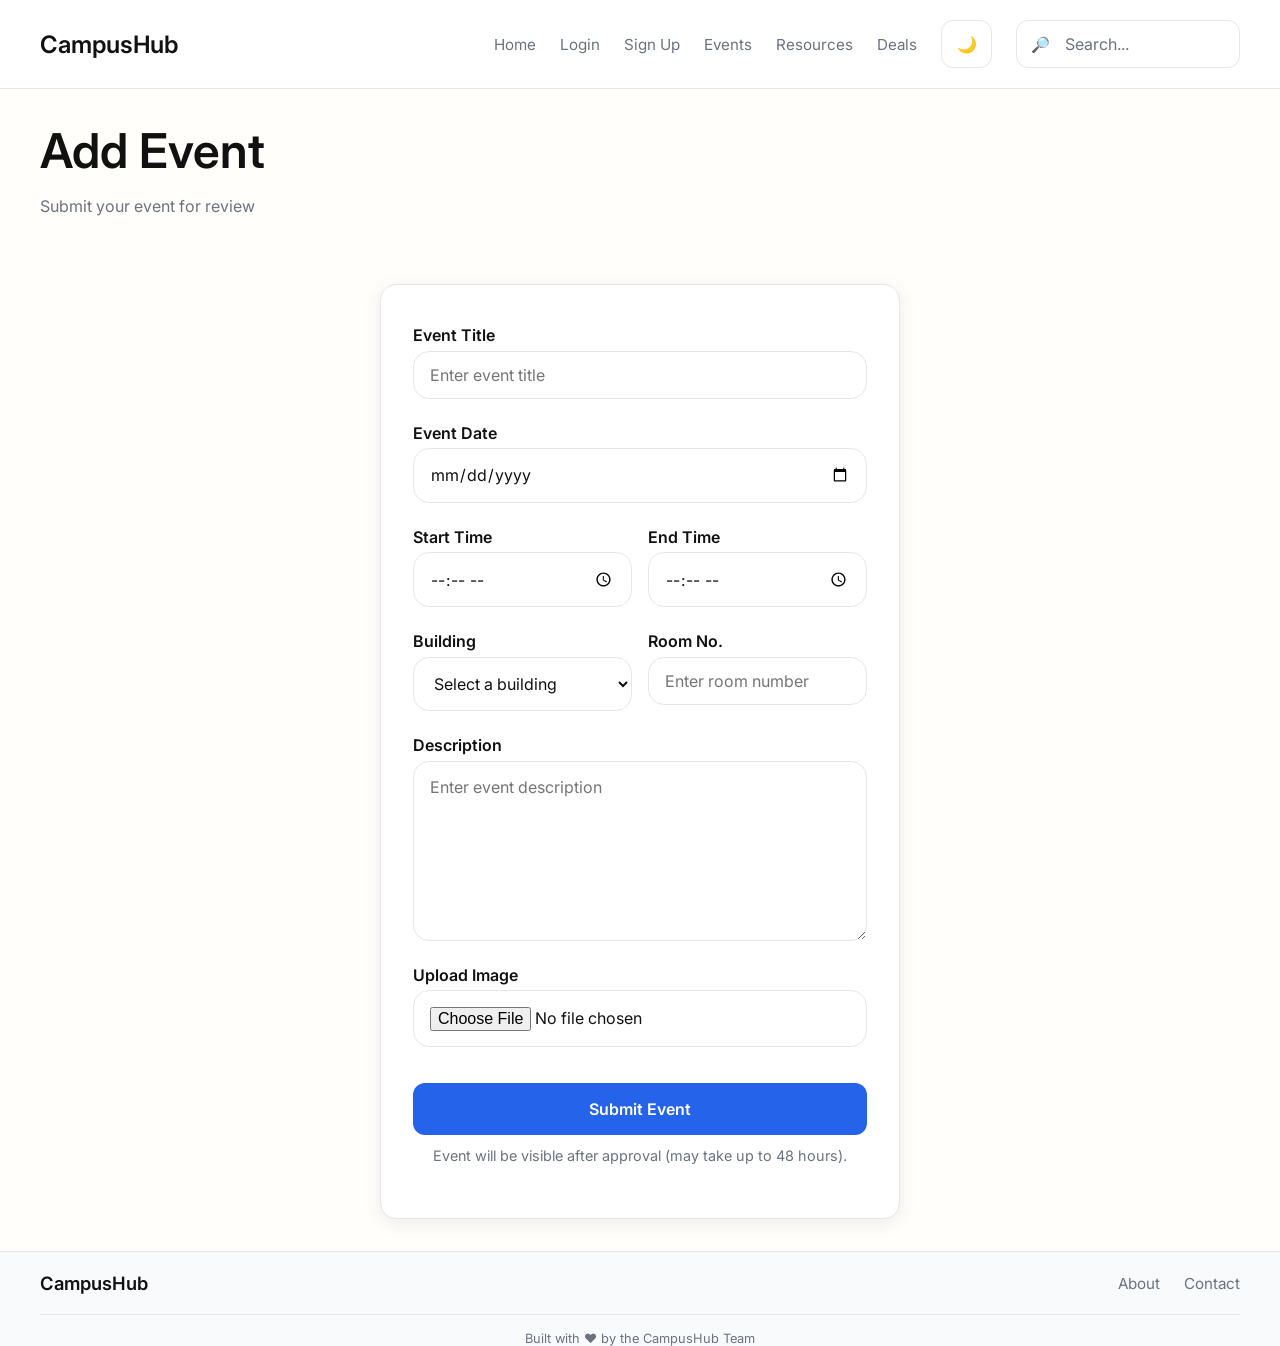
<file: frontend/add-event.html>
<!doctype html>
<html lang="en">
  <head>
    <meta charset="UTF-8" />
    <meta name="viewport" content="width=device-width, initial-scale=1.0" />
    <title>CampusHub - Add Event</title>
    <link rel="stylesheet" href="assets/css/styles.css" />
  </head>
  <body>
    <div data-app></div>
    <script type="module" src="assets/js/add-event.js"></script>
  </body>
</html>
</file>
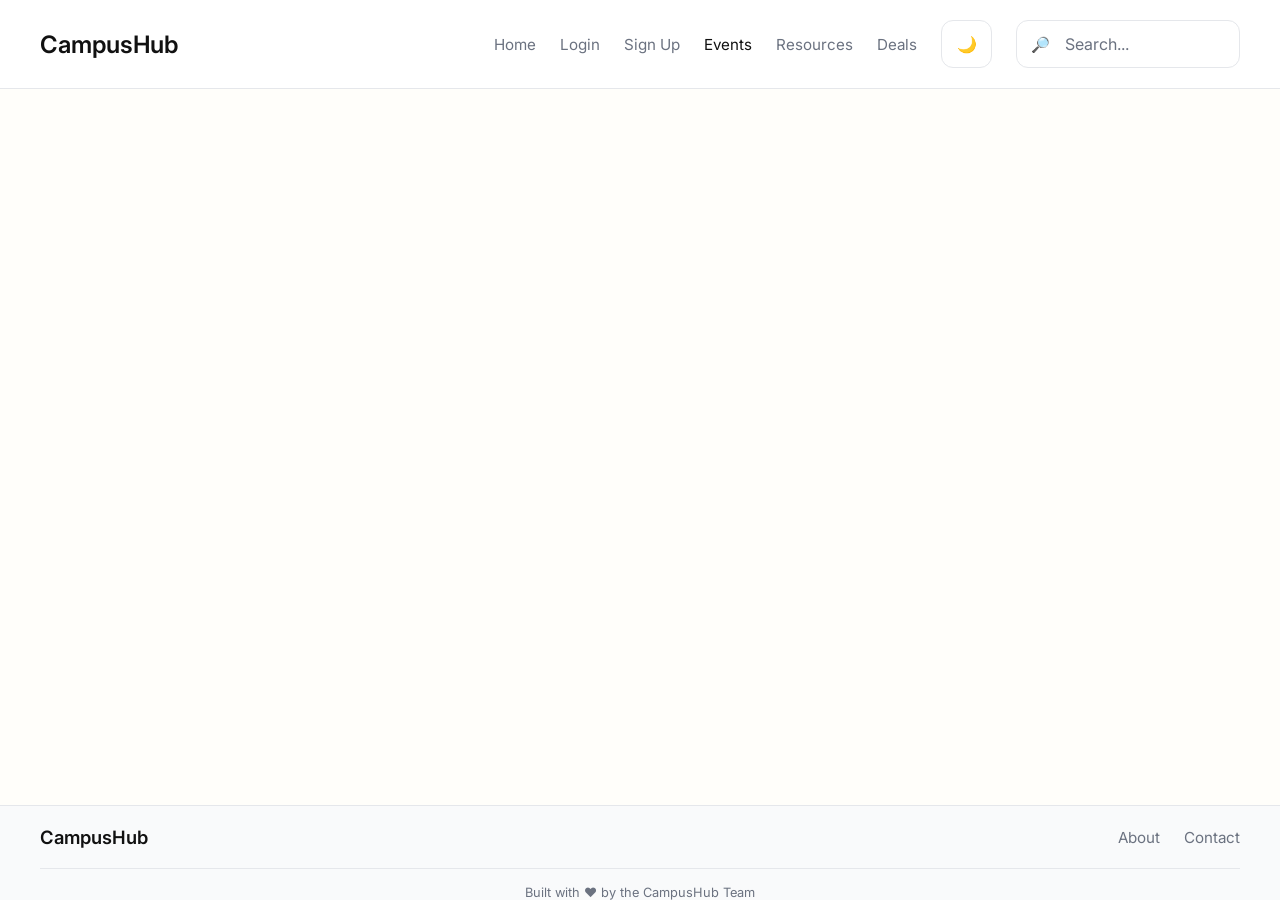
<file: frontend/event.html>
<!doctype html>
<html lang="en">
  <head>
    <meta charset="UTF-8" />
    <meta name="viewport" content="width=device-width, initial-scale=1.0" />
    <title>CampusHub - Event</title>
    <link rel="stylesheet" href="assets/css/styles.css" />
  </head>
  <body>
    <div data-app></div>
    <script type="module" src="assets/js/event-detail.js"></script>
  </body>
</html>
</file>
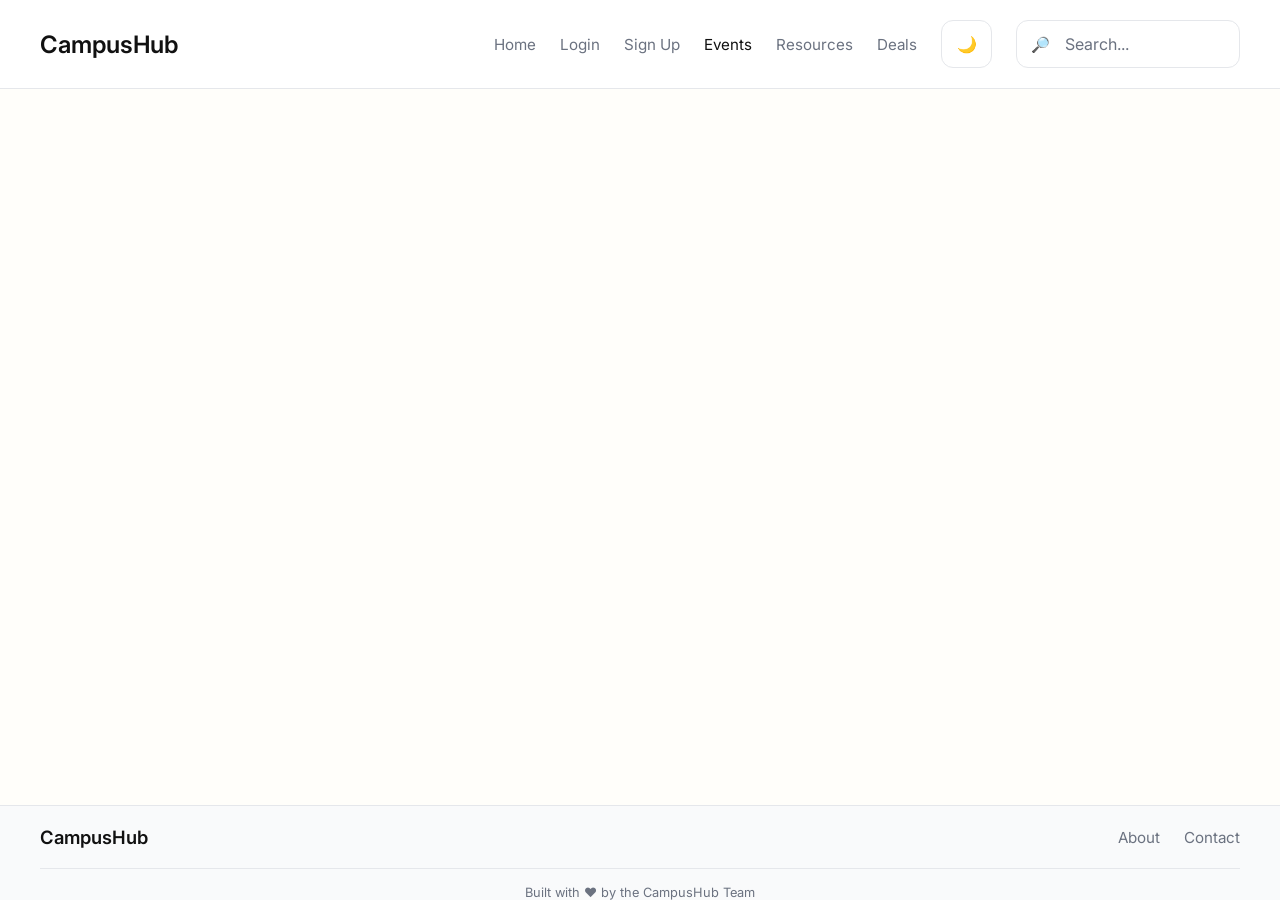
<file: frontend/events.html>
<!doctype html>
<html lang="en">
  <head>
    <meta charset="UTF-8" />
    <meta name="viewport" content="width=device-width, initial-scale=1.0" />
    <title>CampusHub - Events</title>
    <link rel="stylesheet" href="assets/css/styles.css" />
  </head>
  <body>
    <div data-app></div>
    <script type="module" src="assets/js/events.js"></script>
  </body>
</html>
</file>
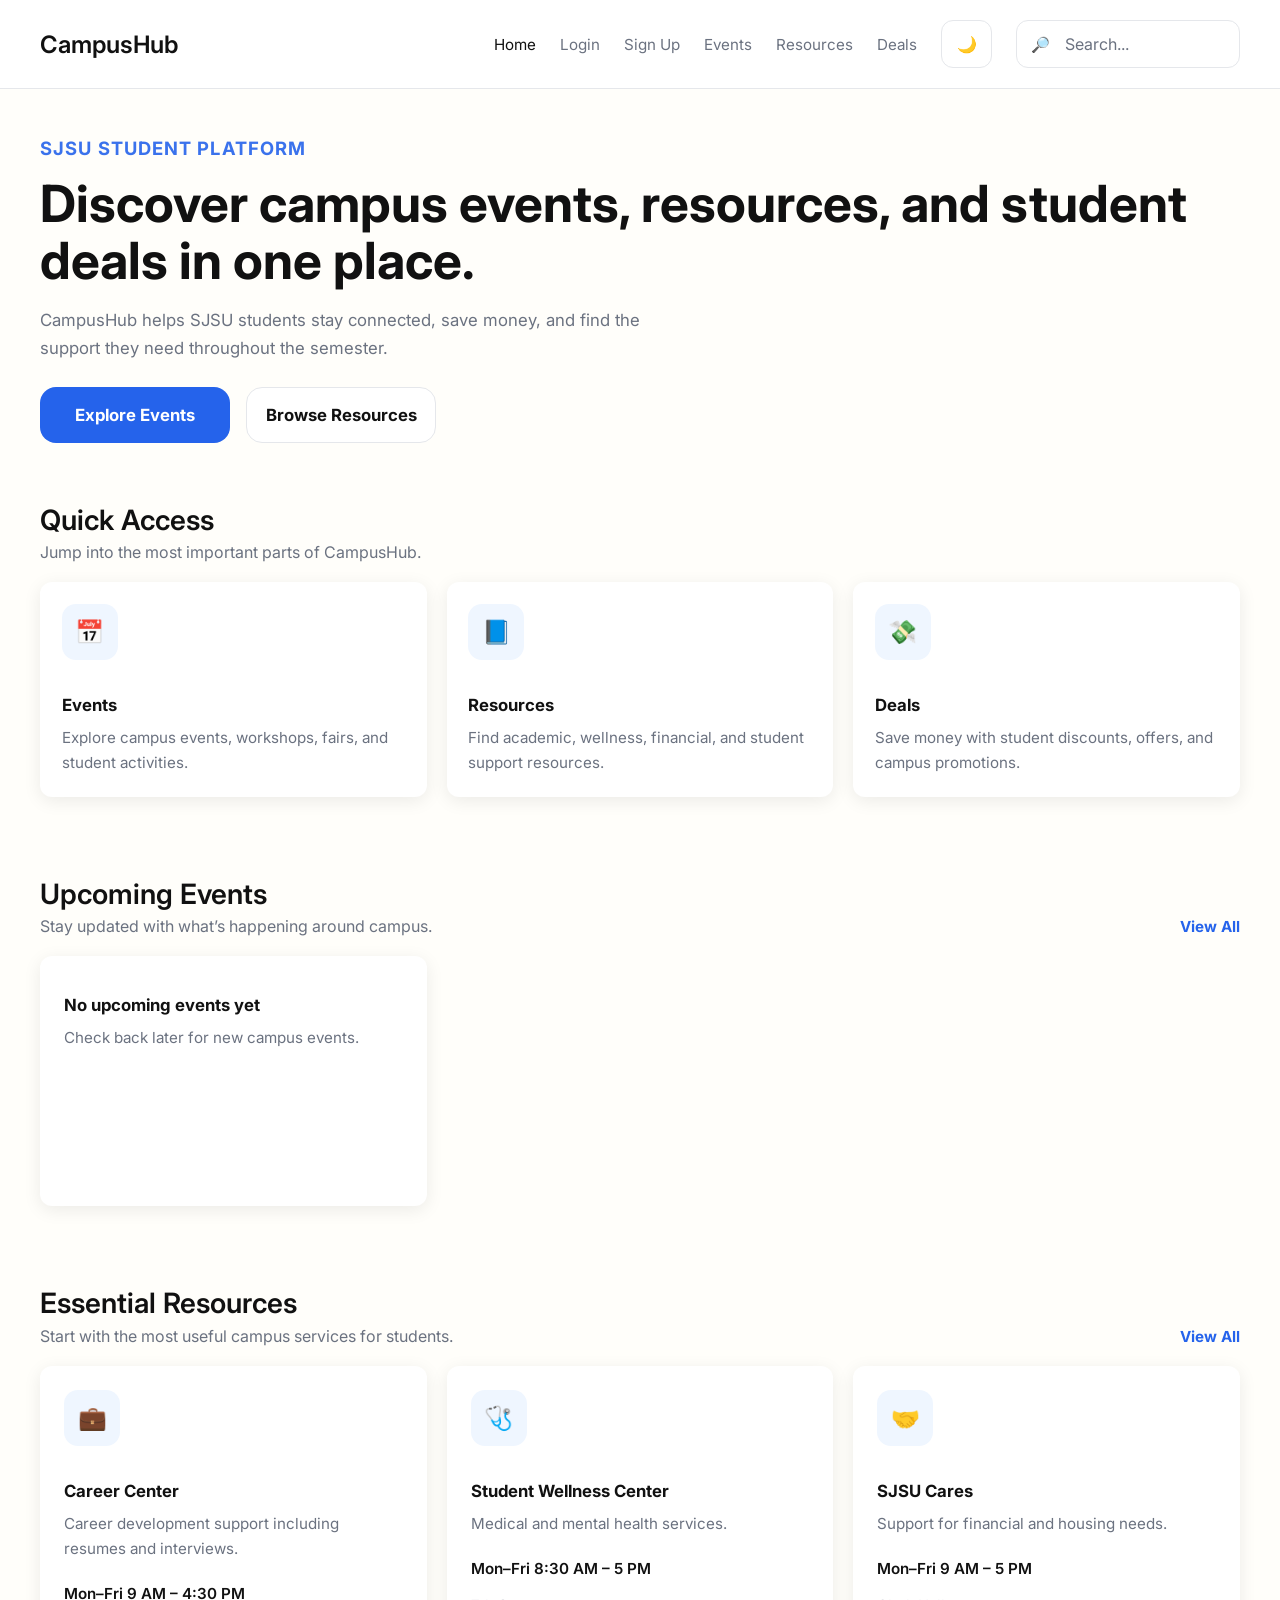
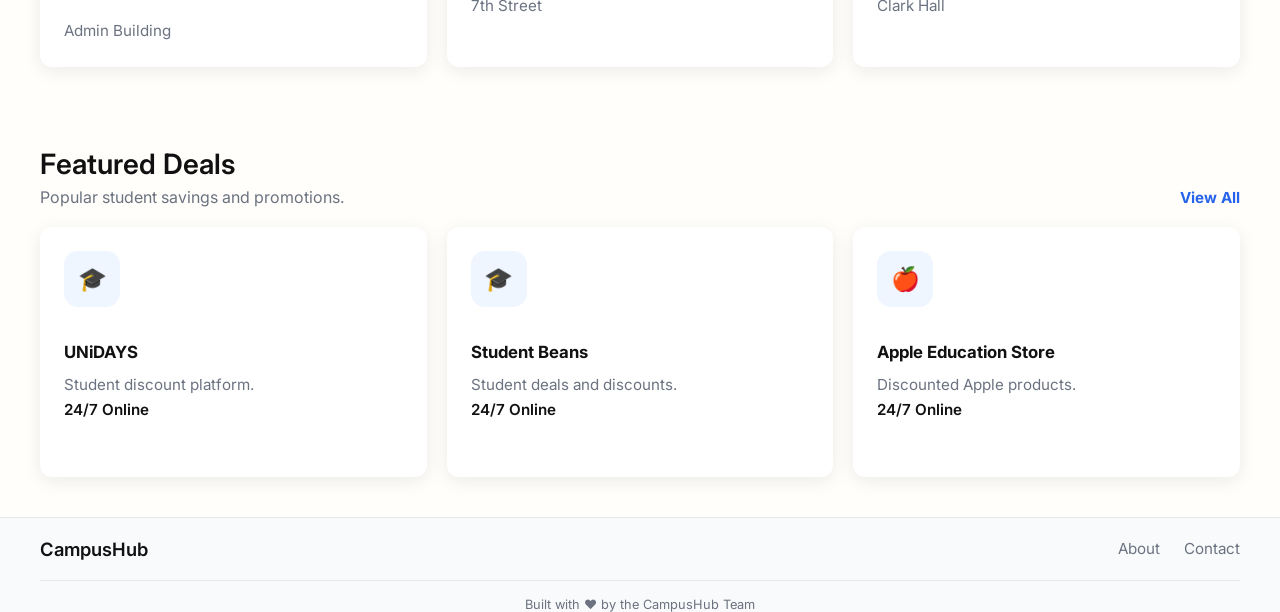
<file: frontend/home.html>
<!doctype html>
<html lang="en">
  <head>
    <meta charset="UTF-8" />
    <meta name="viewport" content="width=device-width, initial-scale=1.0" />
    <title>CampusHub - Home</title>
    <link rel="stylesheet" href="assets/css/styles.css" />
  </head>
  <body>
    <div data-app></div>
    <script type="module" src="assets/js/home.js"></script>
  </body>
</html>
</file>
<file: frontend/assets/css/styles.css>
@import url('https://fonts.googleapis.com/css2?family=Inter:wght@400;500;600;700&display=swap');

:root {
  --bg: #fffefa;
  --surface: #ffffff;
  --surface-soft: #f9fafb;
  --text: #111111;
  --muted: #6b7280;
  --border: #e5e7eb;
  --primary: #2563eb;
  --primary-soft: #eff6ff;
  --accent: #facc15;
  --accent-soft: #fef9c3;
  --success: #10b981;
  --shadow: 0 4px 18px rgba(17, 17, 17, 0.08);
  --radius: 18px;
  --radius-sm: 12px;
  --content: 1440px;
  --danger: #dc2626;
}

html[data-theme="dark"] {
  --bg: #0f172a;
  --surface: #111827;
  --surface-soft: #1f2937;
  --text: #f8fafc;
  --muted: #cbd5e1;
  --border: #334155;
  --primary: #3b82f6;
  --primary-soft: #1e3a8a;
  --accent: #facc15;
  --accent-soft: #3f3f1a;
  --success: #10b981;
  --shadow: 0 4px 18px rgba(0, 0, 0, 0.35);
  --danger: #ef4444;
}

* {
  box-sizing: border-box;
}

html {
  font-size: 16px;
}

html,
body {
  height: 100%;
}

body {
  margin: 0;
  min-width: 320px;
  overflow-x: hidden;
  font-family: 'Inter', sans-serif;
  background: var(--bg);
  color: var(--text);
}

body,
.site-header,
.site-footer,
input,
textarea,
select,
button,
.card,
.form-card,
.detail-panel,
.info-card,
.admin-event-card,
.search-suggestions,
.suggestion-item {
  transition: background-color 0.2s ease, color 0.2s ease, border-color 0.2s ease;
}

img {
  display: block;
  max-width: 100%;
}

a {
  color: inherit;
  text-decoration: none;
}

button,
input,
textarea,
select {
  font: inherit;
}
main,
#page-content {
  flex: 1;
  width: 100%;
}

button {
  cursor: pointer;
}

.page-shell {
  min-height: 100vh;
  width: 100%;
  display: block;
  flex-direction: column;
}

.theme-toggle-btn {
  height: 48px;
  min-width: 48px;
  padding: 0 0.9rem;
  border: 1px solid var(--border);
  border-radius: 12px;
  background: var(--surface);
  color: var(--text);
  display: inline-flex;
  align-items: center;
  justify-content: center;
  font-size: 1rem;
  line-height: 1;
}

.theme-toggle-btn:hover {
  background: var(--surface-soft);
}

.page-frame {
  min-height: 100vh;
  display: flex;
  flex-direction: column;
  width: 100%;
  max-width: 100%;
  margin: 0;
  background: var(--bg);
}

.container {
  width: min(1200px, calc(100% - 3rem));
  margin: 0 auto;
  padding: 0;
}

.section {
  padding-top: 2.5rem;
  padding-bottom: 2.5rem;
}

.section-tight {
  padding-top: 2rem;
  padding-bottom: 2rem;
}

.page-header {
  padding-top: 2rem;
  padding-bottom: 1.25rem;
}

.page-title {
  margin: 0 0 0.5rem;
  font-size: clamp(2rem, 4vw, 3rem);
  font-weight: 600;
}

.page-subtitle,
.muted {
  color: var(--muted);
}

.lead {
  font-size: 0.9375rem;
  color: var(--muted);
}

.site-header {
  border-bottom: 1px solid var(--border);
  background: var(--surface);
}

.site-header .inner,
.site-footer .inner {
  width: min(1200px, calc(100% - 3rem));
  margin: 0 auto;
  display: flex;
  align-items: center;
  justify-content: space-between;
  gap: 2rem;
  padding: 1.25rem 0;
}

.brand {
  font-size: 1.5rem;
  font-weight: 600;
}

.nav-links {
  display: flex;
  align-items: center;
  gap: 1.5rem;
  flex-wrap: wrap;
}

.nav-links a {
  color: var(--muted);
  font-size: 0.95rem;
}

.nav-links a.active {
  color: var(--text);
}

.search-wrap {
  position: relative;
  display: flex;
  align-items: center;
}

.search-wrap input[type="text"] {
  width: 14rem;
  height: 48px;
  border: 1px solid var(--border);
  border-radius: 12px;
  padding: 0 1rem 0 3rem;
  background: var(--surface);
  color: var(--text);
  line-height: 1;
}

.search-wrap .icon {
  position: absolute;
  left: 0.95rem;
  top: 50%;
  transform: translateY(-50%);
  color: var(--muted);
  font-size: 0.95rem;
  pointer-events: none;
}

.search-wrap input[type="text"]::placeholder {
  color: var(--muted);
}

.search-wrap input[type="text"]:focus {
  outline: none;
  border-color: var(--primary);
}

.search-suggestions {
  position: absolute;
  top: calc(100% + 8px);
  left: 0;
  width: 100%;
  background: var(--surface);
  border: 1px solid var(--border);
  border-radius: 12px;
  box-shadow: 0 8px 24px rgba(0, 0, 0, 0.12);
  display: none;
  overflow: hidden;
  z-index: 9999;
}

.search-suggestions.show {
  display: block;
}

.suggestion-item {
  display: block;
  padding: 10px 14px;
  font-size: 14px;
  color: var(--text);
  text-decoration: none;
  cursor: pointer;
  border-bottom: 1px solid var(--border);
  background: var(--surface);
}

.suggestion-item:last-child {
  border-bottom: none;
}

.suggestion-item:hover {
  background: var(--surface-soft);
}

.suggestion-title {
  font-size: 0.95rem;
  font-weight: 500;
  color: var(--text);
}

.suggestion-type {
  font-size: 12px;
  color: var(--muted);
  margin-top: 0.2rem;
}

.hero-copy {
  text-align: center;
}

.section-head,
.section-heading {
  margin-bottom: 1.25rem;
}

.section-head {
  display: flex;
  align-items: center;
  justify-content: space-between;
  gap: 1rem;
}

.section-head h2,
.section-heading h2 {
  margin: 0 0 0.35rem;
  font-size: 1.75rem;
  font-weight: 600;
}

.section-head a,
.text-link {
  color: var(--primary);
  font-size: 0.95rem;
  font-weight: 700;
}

.section-heading p {
  margin: 0;
  color: var(--muted);
}

.section-heading-row {
  display: flex;
  justify-content: space-between;
  align-items: end;
  gap: 1rem;
}

.text-link:hover {
  text-decoration: underline;
}

.horizontal-scroll {
  overflow-x: auto;
  padding-bottom: 0.75rem;
}

.horizontal-list {
  display: flex;
  gap: 1.5rem;
  min-width: max-content;
}

.grid {
  display: grid;
  grid-template-columns: repeat(3, minmax(0, 1fr));
  gap: 1.5rem;
}

.card,
.info-card,
.form-card,
.modal-panel {
  background: var(--surface);
  color: var(--text);
  border: 1px solid var(--border);
  border-radius: var(--radius-sm);
  box-shadow: var(--shadow);
}

.card {
  overflow: hidden;
}

.card-body {
  padding: 1.5rem;
}

.card h3,
.info-card h3 {
  margin: 0 0 0.85rem;
  font-size: 1.125rem;
}

.card p,
.info-card p {
  margin: 0;
  color: var(--muted);
  font-size: 0.95rem;
  line-height: 1.6;
}

.card-image {
  height: 200px;
  width: 100%;
  object-fit: cover;
}

.meta {
  display: flex;
  align-items: center;
  gap: 0.55rem;
  color: var(--muted);
  font-size: 0.9rem;
}

.meta + .meta {
  margin-top: 0.5rem;
}

.icon-chip {
  width: 56px;
  height: 56px;
  display: inline-flex;
  align-items: center;
  justify-content: center;
  border-radius: 14px;
  margin-bottom: 1.25rem;
  font-size: 1.45rem;
}

.icon-chip.blue {
  background: var(--primary-soft);
  color: var(--primary);
}

.icon-chip.yellow {
  background: var(--accent-soft);
  color: var(--accent);
}

.info-card {
  position: relative;
  border: 0;
  padding: 1.75rem;
  text-align: left;
}

.badge-row {
  display: flex;
  flex-wrap: wrap;
  gap: 0.5rem;
  margin: 0.75rem 0 1rem;
}

.badge {
  display: inline-flex;
  align-items: center;
  padding: 0.5rem 1rem;
  border-radius: 999px;
  background: var(--accent);
  color: #111111;
  font-size: 0.92rem;
  font-weight: 800;
  line-height: 1;
}

.badge.featured {
  position: absolute;
  top: 1.25rem;
  right: 1.25rem;
}

.detail-hero {
  display: grid;
  grid-template-columns: 1.1fr 0.9fr;
  gap: 2rem;
  align-items: start;
}

.detail-image {
  width: 100%;
  height: 420px;
  object-fit: cover;
  border-radius: var(--radius);
  box-shadow: var(--shadow);
}

.detail-panel {
  background: var(--surface);
  color: var(--text);
  border: 1px solid var(--border);
  border-radius: var(--radius);
  padding: 2rem;
  box-shadow: var(--shadow);
}

.detail-panel h1 {
  margin-top: 0;
  margin-bottom: 1rem;
  font-size: 2rem;
}

.detail-panel p {
  line-height: 1.7;
}

.back-link {
  display: inline-block;
  margin-bottom: 1rem;
  color: var(--primary);
}

.map-frame {
  width: 100%;
  min-height: 320px;
  border: 0;
  border-radius: var(--radius-sm);
}

.form-card {
  width: 100%;
  max-width: 520px;
  margin: 0 auto;
  padding: 2.5rem 2rem;
  border-radius: 16px;
  display: flex;
  flex-direction: column;
  gap: 0;
}

.form-card .btn {
  margin-top: 0.75rem;
}

.form-group {
  display: flex;
  flex-direction: column;
  margin-bottom: 1.5rem;
}

.form-group label {
  margin-bottom: 0.35rem;
}

.form-row {
  display: grid;
  grid-template-columns: repeat(2, minmax(0, 1fr));
  gap: 1rem;
}

label {
  display: block;
  margin-bottom: 0.55rem;
  font-weight: 600;
}

input[type='email'],
input[type='password'],
input[type='text'],
.form-card input,
.form-card textarea,
.form-card select,
.admin-event-form input,
.admin-event-form textarea,
.admin-event-form select {
  width: 100%;
  padding: 0.95rem 1rem;
  border: 1px solid var(--border);
  border-radius: 16px;
  background: var(--surface);
  font: inherit;
  color: var(--text);
  outline: none;
  box-shadow: none;
  transition: border-color 0.2s ease, box-shadow 0.2s ease, background-color 0.2s ease, color 0.2s ease;
}

input[type='email'],
input[type='password'],
input[type='text'] {
  height: 48px;
}

.form-card input:focus,
.form-card textarea:focus,
.form-card select:focus,
.admin-event-form input:focus,
.admin-event-form textarea:focus,
.admin-event-form select:focus {
  border-color: var(--primary);
  box-shadow: 0 0 0 3px color-mix(in srgb, var(--primary) 18%, transparent);
}

textarea {
  min-height: 150px;
  resize: vertical;
}

.form-card textarea,
.admin-event-form textarea {
  min-height: 180px;
}

.upload-box {
  border: 2px dashed var(--border);
  border-radius: 14px;
  padding: 2rem 1rem;
  text-align: center;
  background: var(--surface);
  color: var(--text);
}

.upload-box small {
  color: var(--muted);
}

.actions {
  display: flex;
  gap: 1rem;
  flex-wrap: wrap;
}

.btn {
  display: inline-flex;
  align-items: center;
  justify-content: center;
  border-radius: 12px;
  height: 52px;
  border: 1px solid transparent;
  font-weight: 600;
  transition: all 0.2s ease;
}

.btn:hover {
  transform: translateY(-1px);
}

.btn-primary {
  background: var(--primary);
  color: #fff;
  font-size: 1rem;
}

.btn-secondary {
  background: var(--surface);
  color: var(--text);
  border-color: var(--border);
}

.modal-panel {
  color: var(--text);
  border: 1px solid var(--border);
}

.full-width {
  width: 100%;
}

.note {
  text-align: center;
  font-size: 0.85rem;
  color: var(--muted);
  margin-top: 0.8rem;
}

.form-note {
  margin-top: 0.75rem;
  font-size: 0.9rem;
  color: var(--muted);
  text-align: center;
}



.site-footer {
  border-top: 1px solid var(--border);
  background: var(--surface-soft);
  margin-top: 0;
}

.footer-bottom {
  border-top: 1px solid var(--border);
  padding-top: 1rem;
  color: var(--muted);
  font-size: 0.8rem;
  text-align: center;
}

.modal {
  position: fixed;
  inset: 0;
  background: rgba(0, 0, 0, 0.5);
  display: none;
  align-items: center;
  justify-content: center;
  padding: 1.5rem;
  z-index: 1000;
}

.modal.open {
  display: flex;
}

.modal-panel {
  width: min(480px, 100%);
  max-height: 90vh;
  overflow-y: auto;
  padding: 2rem;
  position: relative;
}

.modal-close {
  position: absolute;
  top: 1.25rem;
  right: 1.25rem;
  width: 42px;
  height: 42px;
  border: none;
  background: transparent;
  color: var(--muted);
  font-size: 2rem;
  line-height: 1;
  display: inline-flex;
  align-items: center;
  justify-content: center;
  border-radius: 999px;
  cursor: pointer;
  transition: background-color 0.2s ease, color 0.2s ease, transform 0.2s ease;
}
.modal-close:hover {
  background: var(--surface-soft);
  color: var(--text);
  transform: scale(1.03);
}

.modal-panel {
  width: min(600px, 100%);
  max-height: 90vh;
  overflow-y: auto;
  padding: 2.5rem;
  position: relative;
  border-radius: 28px;
  background: var(--surface);
  color: var(--text);
  border: 1px solid var(--border);
  box-shadow: 0 24px 60px rgba(15, 23, 42, 0.16);
}

.resource-modal-content {
  display: flex;
  flex-direction: column;
}

.resource-modal-title {
  margin: 0 0 1rem;
  padding-right: 3rem;
  font-size: clamp(1.8rem, 3vw, 2.2rem);
  line-height: 1.15;
  font-weight: 800;
  color: var(--text);
}

.resource-badge-row {
  margin: 0 0 1.25rem;
}

.resource-modal-desc {
  margin: 0;
  color: var(--muted);
  font-size: 1.05rem;
  line-height: 1.7;
}

.resource-modal-divider {
  margin: 2rem 0;
  border-top: 1px solid var(--border);
}

.resource-modal-details-grid {
  display: flex;
  flex-direction: column;
  gap: 1.5rem;
}

.resource-modal-detail-block {
  display: flex;
  flex-direction: column;
  gap: 0.35rem;
}

.resource-modal-detail-label {
  font-size: 0.9rem;
  font-weight: 800;
  color: var(--text);
}

.resource-modal-detail-value {
  font-size: 1rem;
  line-height: 1.65;
  color: var(--muted);
}

.detail-list {
  border-top: 1px solid var(--border);
  padding-top: 1.5rem;
  margin-top: 1.5rem;
}

.detail-item + .detail-item {
  margin-top: 1rem;
}

.detail-label {
  font-size: 0.82rem;
  font-weight: 700;
  margin-bottom: 0.2rem;
}

.about-copy {
  max-width: 800px;
}

.team-grid {
  display: grid;
  grid-template-columns: repeat(2, minmax(0, 1fr));
  gap: 1rem;
  max-width: 800px;
}

.error-text {
  display: none;
  margin-top: 4px;
  font-size: 0.85rem;
  color: var(--danger);
}

.invalid {
  border-color: var(--danger) !important;
}

/* Carousel */

.carousel-section {
  position: relative;
  display: flex;
  align-items: center;
  overflow: hidden;
}

.carousel-track {
  display: flex;
  gap: 1.5rem;
  overflow-x: auto;
  scroll-behavior: smooth;
  scrollbar-width: none;
  width: 100%;
  padding: 0.5rem 2.5rem;
}

.carousel-track::-webkit-scrollbar {
  display: none;
}

.carousel-btn {
  position: absolute;
  top: 50%;
  transform: translateY(-50%);
  z-index: 20;
  width: 48px;
  height: 48px;
  border: 1px solid var(--border);
  border-radius: 999px;
  background: color-mix(in srgb, var(--surface) 82%, transparent);
  backdrop-filter: blur(10px);
  -webkit-backdrop-filter: blur(10px);
  color: var(--text);
  font-size: 1.5rem;
  display: flex;
  align-items: center;
  justify-content: center;
  cursor: pointer;
  box-shadow: 0 8px 24px rgba(0, 0, 0, 0.12);
  transition: transform 0.2s ease, opacity 0.2s ease, background-color 0.2s ease, border-color 0.2s ease;
}

.carousel-btn:hover {
  transform: translateY(-50%) scale(1.06);
  background: var(--surface-soft);
}

.carousel-btn.left {
  left: 8px;
}

.carousel-btn.right {
  right: 8px;
}

.carousel-btn.hidden {
  opacity: 0;
  pointer-events: none;
  display: none;
}

.carousel-track .card,
.carousel-track .info-card {
  flex: 0 0 420px;
  min-width: 420px;
  transition: transform 0.2s ease;
}

.carousel-track .card:hover,
.carousel-track .info-card:hover {
  transform: translateY(-4px);
}

.carousel-section::before,
.carousel-section::after {
  content: '';
  position: absolute;
  top: 0;
  width: 60px;
  height: 100%;
  z-index: 10;
  pointer-events: none;
}

.carousel-section::before {
  left: 0;
  background: linear-gradient(to right, var(--bg), transparent);
}

.carousel-section::after {
  right: 0;
  background: linear-gradient(to left, var(--bg), transparent);
}

/* Landing */

.landing-body {
  margin: 0;
  font-family: 'Inter', sans-serif;
  background: url('../images/landing-bg.jpg') no-repeat center center/cover;
  min-height: 100vh;
  position: relative;
}

.landing-body::before {
  content: '';
  position: absolute;
  inset: 0;
  background: rgba(255, 255, 255, 0.55);
}

html[data-theme="dark"] .landing-body::before {
  background: rgba(15, 23, 42, 0.68);
}

.landing-header {
  position: relative;
  z-index: 2;
  display: flex;
  justify-content: flex-end;
  align-items: center;
  padding: 1.5rem 3rem;
}

.landing-header .actions {
  display: flex;
  gap: 1rem;
}

.landing-header .actions .btn {
  height: 52px;
  width: 140px;
  display: inline-flex;
  align-items: center;
  justify-content: center;
  border-radius: 10px;
  padding: 0;
  font-size: 1rem;
  font-weight: 600;
}

.landing-header .brand {
  font-size: 1.6rem;
  font-weight: 600;
}

.landing-hero {
  position: relative;
  z-index: 2;
  min-height: calc(100vh - 80px);
  display: flex;
  align-items: center;
  justify-content: flex-start;
  padding-left: 24%;
  padding-bottom: 10%;
}

.hero-content {
  max-width: 600px;
  text-align: left;
  animation: fadeUp 0.8s ease;
}

@keyframes fadeUp {
  from {
    opacity: 0;
    transform: translateY(18px);
  }
  to {
    opacity: 1;
    transform: translateY(0);
  }
}

.hero-content h1 {
  font-size: clamp(2.5rem, 5vw, 3.5rem);
  margin-bottom: 1.2rem;
  text-shadow: 0 4px 12px rgba(0, 0, 0, 0.18);
}

.hero-line {
  color: var(--text);
  font-size: 1.05rem;
  margin: 0.5rem 0;
  line-height: 1.5;
  min-height: 1.6em;
  text-shadow: 0 2px 8px rgba(0, 0, 0, 0.1);
}

.hero-line .letter {
  display: inline-block;
  opacity: 0;
  transform: translateY(8px);
  animation: revealLetter 0.35s ease forwards;
}

@keyframes revealLetter {
  to {
    opacity: 1;
    transform: translateY(0);
  }
}

.explore-btn {
  display: inline-flex;
  align-items: center;
  gap: 0.7rem;
  margin-top: 1.8rem;
  padding: 0.95rem 2rem;
  font-size: 1rem;
  font-weight: 600;
  border-radius: 999px;
  box-shadow: 0 8px 24px rgba(37, 99, 235, 0.28);
  transition: transform 0.25s ease, box-shadow 0.25s ease, opacity 0.4s ease;
  opacity: 0;
  transform: translateY(14px);
}

.explore-btn.show {
  opacity: 1;
  transform: translateY(0);
}

.explore-btn:hover {
  transform: translateY(-2px);
  box-shadow: 0 12px 30px rgba(37, 99, 235, 0.38);
}

.explore-arrow {
  font-size: 1.1rem;
  line-height: 1;
}

/* Auth */

.auth-card {
  width: 100%;
  max-width: 520px;
}

.auth-inner {
  display: flex;
  align-items: center;
  justify-content: space-between;
}

.auth-inner .btn {
  height: 44px;
  padding: 0 1.4rem;
  border-radius: 10px;
  font-size: 0.95rem;
}

.auth-inner .btn-primary {
  box-shadow: 0 4px 12px rgba(37, 99, 235, 0.2);
}

.auth-page {
  min-height: calc(100vh - 140px);
  display: flex;
  flex-direction: column;
  justify-content: flex-start;
  align-items: center;
  padding-top: 4.2rem;
}

.auth-header {
  margin-bottom: 1.5rem;
  text-align: center;
}

.password-wrapper {
  position: relative;
}

.password-wrapper input {
  width: 100%;
  padding-right: 3rem;
}

.toggle-password {
  position: absolute;
  right: 14px;
  top: 50%;
  transform: translateY(-50%);
  width: 20px;
  height: 20px;
  cursor: pointer;
  opacity: 0.7;
  z-index: 5;
  transition: 0.2s ease;
}

html[data-theme="dark"] .toggle-password {
  filter: invert(1);
}

.toggle-password:hover {
  opacity: 1;
}

.google-auth-wrap {
  width: 100%;
  display: flex;
  justify-content: center;
}

.auth-google-only {
  display: flex;
  flex-direction: column;
  align-items: center;
  gap: 1rem;
  padding: 2rem;
}

.auth-google-only .note {
  text-align: center;
  margin: 0;
}

.auth-hero {
  position: relative;
  min-height: calc(100vh - 120px);
  display: flex;
  justify-content: center;
  align-items: flex-start;
  padding: 2.5rem 1.25rem 3rem;
  overflow: hidden;
  background: url('../images/auth-bg.png') no-repeat bottom center;
  background-size: cover;
}

.auth-overlay {
  position: absolute;
  inset: 0;
  background: linear-gradient(
    to bottom,
    rgba(255, 255, 255, 0.95) 0%,
    rgba(255, 255, 255, 0.85) 40%,
    rgba(255, 255, 255, 0.7) 70%,
    rgba(255, 255, 255, 0.6) 100%
  );
}

.auth-hero-signup .auth-overlay {
  background: rgba(245, 248, 255, 0.9);
}

.auth-shell {
  position: relative;
  z-index: 1;
  width: 100%;
  max-width: 980px;
  display: flex;
  flex-direction: column;
  align-items: center;
}

.auth-brand-row {
  width: 100%;
  display: flex;
  justify-content: center;
  margin-bottom: 2rem;
}

.auth-brand-link {
  display: inline-flex;
  align-items: center;
  gap: 0.85rem;
  text-decoration: none;
  font-size: clamp(2.2rem, 4vw, 3rem);
  font-weight: 800;
  color: var(--primary);
}

.auth-brand-icon {
  font-size: 2.6rem;
  line-height: 1;
}

.auth-mock-card {
  width: min(100%, 540px);
  background: color-mix(in srgb, var(--surface) 92%, transparent);
  border: 1px solid var(--border);
  border-radius: 28px;
  box-shadow: 0 18px 40px rgba(31, 41, 55, 0.08);
  padding: 3rem 3rem 2.25rem;
  display: flex;
  flex-direction: column;
  align-items: center;
  color: var(--text);
}
.auth-avatar-circle {
  width: 92px;
  height: 92px;
  border-radius: 999px;
  background: var(--primary-soft);
  color: var(--primary);
  display: flex;
  justify-content: center;
  align-items: center;
  font-size: 2.3rem;
  margin-bottom: 1.5rem;
}

.auth-big-title {
  margin: 0;
  font-size: clamp(2rem, 4vw, 2.8rem);
  line-height: 1.15;
  font-weight: 800;
  color: var(--text);
  text-align: center;
}

.auth-big-subtitle {
  margin: 0.9rem 0 2rem;
  font-size: 1.15rem;
  line-height: 1.6;
  color: var(--muted);
  text-align: center;
}

.auth-google-big {
  width: 100%;
  display: flex;
  justify-content: center;
  margin-bottom: 2rem;
}

.auth-divider {
  width: 100%;
  display: flex;
  align-items: center;
  gap: 1rem;
  margin-bottom: 2rem;
}

.auth-divider span {
  flex: 1;
  height: 1px;
  background: #d6dbe6;
}

.auth-divider p {
  margin: 0;
  font-size: 1rem;
  font-weight: 600;
  color: var(--muted);
  letter-spacing: 0.04em;
}

.auth-trust-row {
  width: 100%;
  display: flex;
  align-items: center;
  justify-content: center;
  gap: 0.9rem;
  margin-bottom: 2rem;
  color: var(--muted);
  text-align: center;
}

.auth-trust-row p {
  margin: 0;
  font-size: 1.02rem;
  line-height: 1.6;
}

.auth-trust-icon {
  font-size: 1.5rem;
  line-height: 1;
}

.auth-switch-text {
  margin: 0;
  font-size: 1.05rem;
  color: var(--text);
  text-align: center;
}

.auth-switch-text a,
.auth-legal a {
  color: var(--primary);
  text-decoration: none;
  font-weight: 700;
}

.auth-switch-text a:hover,
.auth-legal a:hover {
  text-decoration: underline;
}

.auth-legal {
  max-width: 460px;
  margin: 2rem auto 0;
  font-size: 0.98rem;
  line-height: 1.8;
  text-align: center;
  color: var(--muted);
}

.site-header.auth-header,
.auth-inner {
  background: transparent;
}

.auth-avatar-combo {
  position: relative;
}

.avatar-user {
  font-size: 2.2rem;
  color: var(--primary);
}

.avatar-plus {
  position: absolute;
  top: 18px;
  right: 18px;
  font-size: 1.2rem;
  color: var(--primary);
  background: var(--primary-soft);
  border-radius: 50%;
  padding: 2px;
}

/* Resources */

.resources-page {
  padding-top: 1rem;
}

.resources-grid {
  display: grid;
  grid-template-columns: repeat(3, minmax(0, 1fr));
  gap: 1.25rem;
}

.resource-card {
  cursor: pointer;
  padding: 2rem;
  min-height: 230px;
  border-radius: 22px;
  background: var(--surface);
  border: 1px solid var(--border);
  box-shadow: var(--shadow);
  transition: transform 0.2s ease, box-shadow 0.2s ease, border-color 0.2s ease;
}

.resource-card:hover {
  transform: translateY(-4px);
  box-shadow: 0 16px 36px rgba(15, 23, 42, 0.08);
}

.resource-card .icon-chip {
  width: 72px;
  height: 72px;
  border-radius: 18px;
  margin-bottom: 1.25rem;
}

.resource-card h3 {
  margin: 0 0 0.85rem;
  font-size: 1.05rem;
  line-height: 1.35;
  color: var(--text);
}

.resource-card-desc {
  margin: 0;
  line-height: 1.65;
  color: var(--muted);
  font-size: 1rem;
}

.resource-card-meta {
  display: flex;
  flex-direction: column;
  gap: 0.45rem;
  font-size: 0.9rem;
  color: var(--muted);
  line-height: 1.45;
}

.resource-card-meta strong {
  color: var(--text);
}

.resource-modal-panel {
  width: min(700px, 100%);
  max-height: 85vh;
  overflow-y: auto;
  padding: 2rem;
  border-radius: 20px;
}

.resource-modal-panel h2 {
  margin: 0 0 0.75rem;
  font-size: 1.5rem;
}

.resource-modal-panel #modal-desc {
  margin: 0 0 1rem;
  color: var(--muted);
  line-height: 1.6;
}

.resource-modal-details {
  margin-top: 1rem;
  border-top: 1px solid var(--border);
  padding-top: 1rem;
  line-height: 1.7;
}

.resource-modal-details ul {
  margin-top: 0.6rem;
  padding-left: 1.2rem;
}

.resource-modal-details li {
  margin-bottom: 0.35rem;
}

/* Reviews */
.review-form-title {
  margin-top: 2rem;
  margin-bottom: 1rem;
  font-size: 1.9rem;
  font-weight: 700;
}

.review-form {
  width: 100%;
  max-width: 100%;
}

.review-input,
.review-textarea {
  width: 100%;
  border: 1px solid #d8dee8;
  border-radius: 20px;
  background: #fff;
  color: #111827;
  font: inherit;
  outline: none;
  box-shadow: none;
  transition: border-color 0.2s ease, box-shadow 0.2s ease;
}

.review-input {
  height: 72px;
  padding: 0 1.25rem;
  margin-bottom: 1rem;
  font-size: 1.05rem;
}

.review-textarea {
  min-height: 220px;
  padding: 1.25rem;
  margin-bottom: 1.25rem;
  resize: vertical;
  line-height: 1.6;
  font-size: 1.02rem;
}

.review-input:focus,
.review-textarea:focus {
  border-color: #2563eb;
  box-shadow: 0 0 0 3px rgba(37, 99, 235, 0.08);
}

.review-submit-btn {
  min-width: 220px;
  height: 58px;
  border-radius: 16px;
  padding: 0 1.5rem;
  font-size: 1.05rem;
  font-weight: 700;
  box-shadow: 0 10px 24px rgba(37, 99, 235, 0.2);
}

.reviews-list {
  display: flex;
  flex-direction: column;
  gap: 1.5rem;
}

.review-card {
  padding: 1.5rem;
  border-radius: 16px;
}

.review-form {
  margin-top: 1rem;
}

.review-form .form-group {
  margin-bottom: 1rem;
}

.review-form input,
.review-form textarea {
  width: 100%;
}

.review-form textarea {
  min-height: 180px;
}

.review-form .btn {
  min-width: 180px;
}

.review-form textarea {
  width: 100%;
  min-height: 180px;
  padding: 0.95rem 1rem;
  border: 1px solid var(--border);
  border-radius: 16px;
  background: var(--surface) !important;
  color: var(--text) !important;
  resize: vertical;
}

.review-form textarea::placeholder {
  color: var(--muted);
}

/* Admin */

.admin-grid {
  display: grid;
  grid-template-columns: repeat(3, minmax(0, 1fr));
  gap: 1.25rem;
}

.admin-card {
  text-decoration: none;
  color: inherit;
  min-height: 220px;
  padding: 1.4rem;
  transition: transform 0.2s ease, box-shadow 0.2s ease;
}

.admin-card:hover {
  transform: translateY(-4px);
}

.admin-card h3 {
  margin: 0.9rem 0 0.55rem;
  font-size: 1.05rem;
}

.admin-card p {
  margin: 0;
  color: var(--muted);
  line-height: 1.6;
}

.admin-event-form {
  max-width: 760px;
  margin: 0 auto;
  padding: 1.5rem;
}

.admin-event-form .form-group {
  margin-bottom: 1rem;
}

.admin-event-form label {
  display: block;
  margin-bottom: 0.45rem;
  font-weight: 600;
}

.admin-event-form input[type="date"],
.admin-event-form input[type="time"] {
  appearance: none;
  -webkit-appearance: none;
  background: var(--surface);
  color: var(--text);
  border-radius: 16px;
}

/* Manage Events */

.manage-events-section {
  padding-top: 2rem;
}

.manage-header {
  display: flex;
  justify-content: space-between;
  align-items: flex-start;
  gap: 1.25rem;
  margin-bottom: 1.25rem;
}

.manage-header-copy .page-title {
  margin-bottom: 0.5rem;
}

.manage-header-copy .page-subtitle {
  margin: 0;
}

.manage-stats {
  display: flex;
  gap: 0.85rem;
  flex-wrap: wrap;
  justify-content: flex-end;
}

.manage-stat-card {
  min-width: 120px;
  padding: 0.8rem 1rem;
  background: var(--surface-soft);
  border: 1px solid var(--border);
  border-radius: 14px;
  display: flex;
  flex-direction: column;
  gap: 0.2rem;
}

.manage-stat-label {
  font-size: 0.85rem;
  color: var(--muted);
  font-weight: 600;
}

.manage-stat-value {
  font-size: 1.25rem;
  font-weight: 800;
  color: var(--text);
}

.manage-tabs {
  margin: 0 0 1.25rem;
}

#events-container {
  display: grid;
  grid-template-columns: repeat(2, minmax(0, 1fr));
  gap: 1.25rem;
}

.admin-event-card {
  display: flex;
  flex-direction: column;
  padding: 1.2rem;
  border-radius: 18px;
  background: var(--surface);
  border: 1px solid var(--border);
  color: var(--text);
}

.admin-event-thumb {
  width: 100%;
}

.admin-event-thumb img {
  width: 100%;
  height: 180px;
  object-fit: cover;
  border-radius: 12px;
  margin-bottom: 0.8rem;
}

.admin-event-content {
  flex: 1;
}

.admin-event-content h3 {
  margin: 0 0 0.45rem;
  font-size: 1.35rem;
  line-height: 1.2;
}

.admin-event-content p {
  margin: 0 0 0.85rem;
  color: var(--muted);
  line-height: 1.6;
  font-size: 1rem;
}

.status {
  display: inline-block;
  margin-top: 0.1rem;
  padding: 0.35rem 0.8rem;
  border-radius: 999px;
  font-size: 0.85rem;
  font-weight: 700;
  text-transform: lowercase;
}

.status.pending {
  background: #fef3c7;
  color: #92400e;
}

.status.approved {
  background: #d1fae5;
  color: #065f46;
}

.status.rejected {
  background: #fee2e2;
  color: #991b1b;
}

html[data-theme="dark"] .status.pending {
  background: rgba(245, 158, 11, 0.18);
  color: #fcd34d;
}

html[data-theme="dark"] .status.approved {
  background: rgba(16, 185, 129, 0.18);
  color: #6ee7b7;
}

html[data-theme="dark"] .status.rejected {
  background: rgba(239, 68, 68, 0.18);
  color: #fca5a5;
}

.actions {
  display: flex;
  gap: 0.75rem;
  flex-wrap: wrap;
  margin-top: 0.9rem;
}

.actions button {
  border-radius: 12px;
  border: none;
  cursor: pointer;
  font-weight: 700;
}

.actions .approve,
.actions .restore {
  background: var(--primary);
  color: white;
}

.actions .reject,
.actions .delete-forever {
  background: var(--danger);
  color: white;
}

.tabs {
  display: flex;
  gap: 0.65rem;
  flex-wrap: wrap;
}

.tabs button {
  padding: 0.6rem 1rem;
  border-radius: 999px;
  border: 1px solid var(--border);
  background: var(--surface);
  color: var(--text);
  cursor: pointer;
  font-weight: 600;
}

.tabs button.active {
  background: var(--primary);
  color: white;
  border-color: var(--primary);
}

.empty {
  color: var(--muted);
  padding: 1rem 0;
}

/* Home */

.home-hero {
  padding: 3rem 0 1rem;
}

.home-hero-simple {
  padding: 3rem 0 1.25rem;
}

.home-hero-inner {
  display: grid;
  grid-template-columns: 1.35fr 0.8fr;
  gap: 1.5rem;
  align-items: center;
}

.home-hero-simple-inner {
  display: block;
}

.eyebrow {
  display: inline-block;
  margin-bottom: 1rem;
  font-size: 1.15rem;
  font-weight: 700;
  letter-spacing: 0.06em;
  color: var(--primary);
  text-transform: uppercase;
  opacity: 0.9;
}

.hero-title {
  margin: 0 0 1rem;
  font-size: clamp(2.1rem, 4vw, 3.4rem);
  line-height: 1.12;
}

.hero-subtitle {
  margin: 0 0 1.5rem;
  max-width: 620px;
  color: var(--muted);
  font-size: 1.05rem;
  line-height: 1.7;
}

.hero-actions,
.hero-actions-strong {
  display: flex;
  gap: 1rem;
  flex-wrap: wrap;
}

.hero-btn {
  min-width: 190px;
  min-height: 56px;
  display: inline-flex;
  align-items: center;
  justify-content: center;
  font-size: 1.05rem;
  font-weight: 700;
  border-radius: 16px;
}

.home-hero-card {
  background: linear-gradient(180deg, var(--surface) 0%, var(--surface-soft) 100%);
  border: 1px solid var(--border);
  border-radius: 24px;
  padding: 1.5rem;
  box-shadow: 0 14px 28px rgba(15, 23, 42, 0.06);
  display: grid;
  gap: 1rem;
}

.hero-stat {
  display: flex;
  flex-direction: column;
  gap: 0.2rem;
}

.hero-stat-number {
  font-size: 2rem;
  font-weight: 800;
  color: var(--primary);
}

.hero-stat-label {
  color: var(--muted);
  font-size: 0.95rem;
}

.quick-grid,
.home-preview-grid,
.benefits-grid {
  display: grid;
  grid-template-columns: repeat(3, minmax(0, 1fr));
  gap: 1.25rem;
  width: 100%;
}

.quick-card,
.preview-card,
.benefit-card {
  text-decoration: none;
  color: inherit;
  min-height: 210px;
  padding: 1.35rem;
  transition: transform 0.2s ease, box-shadow 0.2s ease;
}

.preview-card {
  width: 100%;
  min-height: 250px;
  padding: 1.5rem;
  box-sizing: border-box;
}

.quick-card:hover,
.preview-card:hover,
.benefit-card:hover,
.preview-clickable:hover {
  transform: translateY(-4px);
}

.quick-card h3,
.preview-card h3,
.benefit-card h3 {
  margin: 0.85rem 0 0.55rem;
  font-size: 1.05rem;
  line-height: 1.35;
}

.quick-card p,
.preview-card p,
.benefit-card p {
  margin: 0;
  color: var(--muted);
  line-height: 1.65;
  word-break: normal;
}

.preview-badge {
  display: inline-block;
  margin-bottom: 0.85rem;
  padding: 0.35rem 0.7rem;
  border-radius: 999px;
  background: var(--primary-soft);
  color: var(--primary);
  font-size: 0.82rem;
  font-weight: 700;
}

.preview-meta {
  margin-bottom: 0.75rem !important;
  color: var(--text) !important;
  font-weight: 600;
}

  .preview-clickable {
    cursor: pointer;
    transition: transform 0.2s ease, box-shadow 0.2s ease;
  }

  .home-event-modal-panel {
    width: min(640px, 100%);
    padding: 2rem;
    border-radius: 22px;
  }

  .home-modal-top {
    display: flex;
    align-items: flex-start;
    gap: 1rem;
    margin-bottom: 1rem;
  }

.home-modal-icon {
  width: 64px;
  height: 64px;
  border-radius: 18px;
  background: var(--primary-soft);
  color: var(--primary);
  display: flex;
  align-items: center;
  justify-content: center;
  font-size: 1.8rem;
  flex-shrink: 0;
}

  .home-modal-heading h2 {
    margin: 0;
  }

.home-event-modal-meta {
  margin: 0.4rem 0 0;
  color: var(--muted);
  font-weight: 600;
}

  /* Responsive */

  @media (max-width: 1024px) {
    .grid,
    .detail-hero {
      grid-template-columns: 1fr 1fr;
    }

    .resources-grid,
    .admin-grid,
    .quick-grid,
    .home-preview-grid,
    .benefits-grid {
      grid-template-columns: repeat(2, minmax(0, 1fr));
    }

    .manage-header {
      flex-direction: column;
    }

    .manage-stats {
      justify-content: flex-start;
    }
  }

  @media (max-width: 768px) {
    .landing-header {
      padding: 1rem 1.5rem;
    }

    .landing-hero {
      justify-content: center;
      padding-left: 1.5rem;
      padding-right: 1.5rem;
      padding-bottom: 0;
      text-align: center;
    }

    .hero-content,
    .hero-copy {
      text-align: center;
    }

    .site-header .inner,
    .site-footer .inner,
    .nav-links,
    .section-head,
    .actions {
      flex-direction: column;
      align-items: flex-start;
    }

    .search-wrap input[type='text'] {
      width: 100%;
    }

    .grid,
    .detail-hero,
    .form-row,
    .team-grid,
    .resources-grid,
    .admin-grid,
    .quick-grid,
    .home-preview-grid,
    .benefits-grid,
    #events-container {
      grid-template-columns: 1fr;
    }

    .page-title {
      font-size: 1.75rem;
    }

    .detail-image {
      height: 280px;
    }

    .auth-hero {
    width: 100%;
    min-height: calc(100vh - 120px);
    display: flex;
    justify-content: center;
    align-items: flex-start;
    padding: 2.5rem 1.25rem 3rem;
    overflow: hidden;
    background: url('../images/auth-bg.png') no-repeat center bottom;
    background-size: cover;
  }

    .auth-brand-link {
      font-size: 2.3rem;
    }

    .auth-brand-icon {
      font-size: 2rem;
    }

  .auth-mock-card {
    backdrop-filter: blur(10px);
    background: color-mix(in srgb, var(--surface) 90%, transparent);
    border: 1px solid var(--border);
    border-radius: 24px;
    box-shadow: 0 20px 40px rgba(0, 0, 0, 0.08);
    padding: 2rem 1.4rem;
  }

    .auth-avatar-circle {
      width: 78px;
      height: 78px;
      font-size: 2rem;
    }

    .auth-big-title {
      font-size: 2.1rem;
    }

    .auth-big-subtitle {
      font-size: 1rem;
    }

    .auth-trust-row {
      align-items: flex-start;
    }

    .auth-trust-row p {
      font-size: 0.95rem;
    }

    .hero-title,
    .hero-content h1 {
      font-size: 2.2rem;
    }

    .section-heading-row {
      align-items: flex-start;
      flex-direction: column;
    }

    .resource-card {
      min-height: auto;
    }

    .resource-modal-panel {
      padding: 1.5rem;
    }

    .admin-event-thumb img {
      height: 180px;
    }

    .admin-event-content h3 {
      font-size: 1.35rem;
    }
  }


.event-actions {
  display: flex;
  gap: 1rem;
  margin-top: 1.5rem;
}

.event-btn {
  height: 56px;
  min-width: 200px;
  padding: 0 1.4rem;
  border-radius: 16px;
  font-size: 1.05rem;
  font-weight: 700;
  display: inline-flex;
  align-items: center;
  justify-content: center;
  gap: 0.5rem;
  transition: all 0.2s ease;
}

/* Primary (Edit) */
.event-btn.btn-primary {
  background: linear-gradient(135deg, #2563eb, #1d4ed8);
  color: white;
  box-shadow: 0 10px 24px rgba(37, 99, 235, 0.25);
}

/* Hover */
.event-btn.btn-primary:hover {
  transform: translateY(-2px);
  box-shadow: 0 14px 30px rgba(37, 99, 235, 0.35);
}

/* Danger (Delete) */
.event-btn.btn-danger {
  background: #fff;
  border: 1px solid #fecaca;
  color: #dc2626;
}

/* Hover */
.event-btn.btn-danger:hover {
  background: #fee2e2;
  transform: translateY(-2px);
}

.confirmation {
  min-height: calc(100vh - 140px);
  display: grid;
  place-items: center;
  text-align: center;
  padding: 2rem 0;
}

.confirmation-box {
  width: 100%;
  max-width: 640px;
  padding: 2rem 1rem;
}

.confirmation-icon {
  font-size: 4.2rem;
  margin-bottom: 1.25rem;
}

.confirmation-box .page-title {
  margin-bottom: 0.75rem;
}

.confirmation-box .lead {
  margin-bottom: 2rem;
}

.confirmation-box .actions {
  display: flex;
  justify-content: center;
  gap: 1rem;
  flex-wrap: wrap;
}

.confirmation-box .btn {
  min-width: 190px;
  height: 56px;
  padding: 0 1.5rem;
  border-radius: 16px;
  font-size: 1.02rem;
  font-weight: 700;
}

.confirmation-box .btn.btn-primary {
  background: linear-gradient(135deg, #2563eb, #1d4ed8);
  color: #fff;
  box-shadow: 0 12px 28px rgba(37, 99, 235, 0.22);
}

.confirmation-box .btn.btn-primary:hover {
  transform: translateY(-2px);
  box-shadow: 0 16px 32px rgba(37, 99, 235, 0.3);
}

.confirmation-box .btn.btn-secondary {
  background: #fff;
  border: 1px solid #d1d5db;
  color: #111827;
}

.confirmation-box .btn.btn-secondary:hover {
  transform: translateY(-2px);
  background: #f8fafc;
}

@media (max-width: 768px) {
  .confirmation-box .actions {
    flex-direction: column;
    align-items: center;
  }

  .confirmation-box .btn {
    width: 100%;
    max-width: 280px;
  }
}

#removeEventModal h2 {
  color: #111827 !important;
}

#removeEventModal p {
  color: #374151 !important;
}

#removeEventModal button {
  color: inherit;
}

#confirmRemoveEventBtn {
  color: #ffffff !important;
}

#cancelRemoveEventBtn {
  color: #111827 !important;
}

.home-modal-title-row {
  display: flex;
  align-items: center;
  gap: 1rem;
}

.home-modal-icon {
  width: 64px;
  height: 64px;
  border-radius: 18px;
  background: #eef4ff;
  display: inline-flex;
  align-items: center;
  justify-content: center;
  font-size: 1.8rem;
  flex-shrink: 0;
}
.home-modal-resource-icon {
  width: 70px;
  height: 70px;
  border-radius: 18px;
  background: #eef4ff;
  display: flex;
  align-items: center;
  justify-content: center;
  font-size: 1.9rem;
  margin-bottom: 1rem;
}
.event-detail-btn {
  display: inline-flex;
  align-items: center;
  gap: 0.6rem;
  padding: 0.9rem 1.6rem;
  border-radius: 14px;
  font-weight: 700;
  font-size: 1rem;
  text-decoration: none;

  background: linear-gradient(135deg, #2563eb, #1d4ed8);
  color: white;

  box-shadow: 0 10px 24px rgba(37, 99, 235, 0.25);
  transition: all 0.25s ease;
}

.event-detail-btn:hover {
  transform: translateY(-2px);
  box-shadow: 0 14px 32px rgba(37, 99, 235, 0.35);
}

.event-detail-btn .arrow {
  font-size: 1.1rem;
  transition: transform 0.2s ease;
}

.event-detail-btn:hover .arrow {
  transform: translateX(4px);
}
</file>
